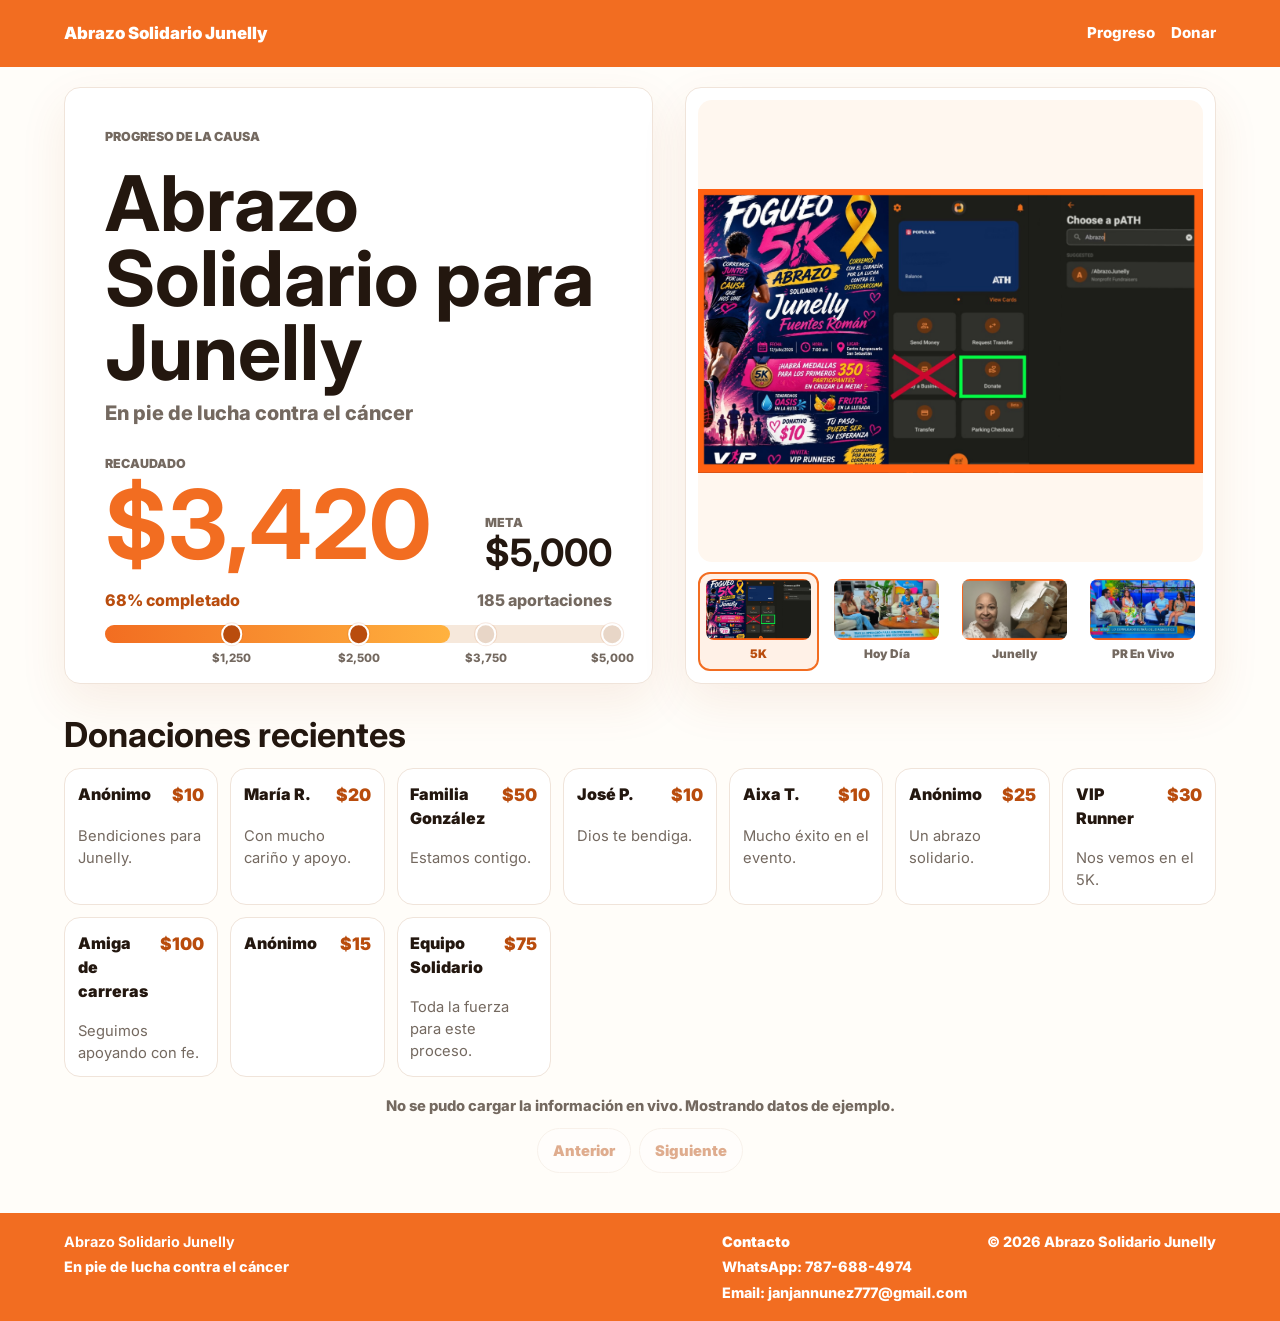
<file: index.html>
<!doctype html>
<html lang="es">
  <head>
    <meta charset="utf-8">
    <meta name="viewport" content="width=device-width, initial-scale=1">
    <meta
      name="description"
      content="Progreso público de recaudación para Abrazo Solidario para Junelly."
    >
    <title>Abrazo Solidario para Junelly</title>
    <link rel="preconnect" href="https://fonts.googleapis.com">
    <link rel="preconnect" href="https://fonts.gstatic.com" crossorigin>
    <link
      href="https://fonts.googleapis.com/css2?family=Inter:wght@400;500;600;700;800;900&display=swap"
      rel="stylesheet"
    >
    <link rel="stylesheet" href="src/styles.css">
  </head>
  <body>
    <header class="site-header">
      <a class="brand" href="index.html" aria-label="Inicio">
        <span>Abrazo Solidario Junelly</span>
      </a>
      <nav class="header-nav" aria-label="Navegación principal">
        <a href="index.html">Progreso</a>
        <a href="donar.html">Donar</a>
      </nav>
    </header>

    <main id="top">
      <section class="hero-grid" id="progreso">
        <article class="progress-card" aria-label="Progreso de recaudación">
          <p class="eyebrow">Progreso de la causa</p>
          <h1>Abrazo Solidario para Junelly</h1>
          <p class="hero-subtitle">En pie de lucha contra el cáncer</p>

          <div class="amount-row">
            <div>
              <span class="label">Recaudado</span>
              <strong id="raised-amount">$0</strong>
            </div>
            <div>
              <span class="label">Meta</span>
              <strong id="goal-amount">$0</strong>
            </div>
          </div>

          <div class="progress-meta">
            <span id="progress-percent">0%</span>
            <span id="donation-count">0 aportaciones</span>
          </div>

          <div class="progress-track" id="progress-track" aria-label="Barra de progreso">
            <div class="progress-fill" id="progress-fill"></div>
            <div class="milestones" id="milestones"></div>
          </div>
        </article>

        <section class="gallery-card" aria-label="Galería de la causa">
          <div class="media-frame" id="media-frame"></div>
          <div class="thumbnail-row" id="thumbnail-row"></div>
        </section>
      </section>

      <section class="donations-section" aria-label="Lista de donaciones">
        <div class="section-title">
          <h2>Donaciones recientes</h2>
        </div>
        <div class="donations-list" id="donations-list"></div>
        <div class="pagination-bar">
          <p id="pagination-summary">Mostrando aportaciones.</p>
          <div class="pagination-actions">
            <button class="pager-button" type="button" id="prev-page">Anterior</button>
            <button class="pager-button" type="button" id="next-page">Siguiente</button>
          </div>
        </div>
      </section>
    </main>

    <footer class="site-footer">
      <div>
        <strong>Abrazo Solidario Junelly</strong>
        <p>En pie de lucha contra el cáncer</p>
      </div>
      <address class="footer-contact">
        <span>Contacto</span>
        <a href="https://wa.me/17876884974">WhatsApp: 787-688-4974</a>
        <a href="mailto:janjannunez777@gmail.com">Email: janjannunez777@gmail.com</a>
      </address>
      <p class="copyright">© 2026 Abrazo Solidario Junelly</p>
    </footer>

    <script type="module" src="src/main.js"></script>
  </body>
</html>
</file>
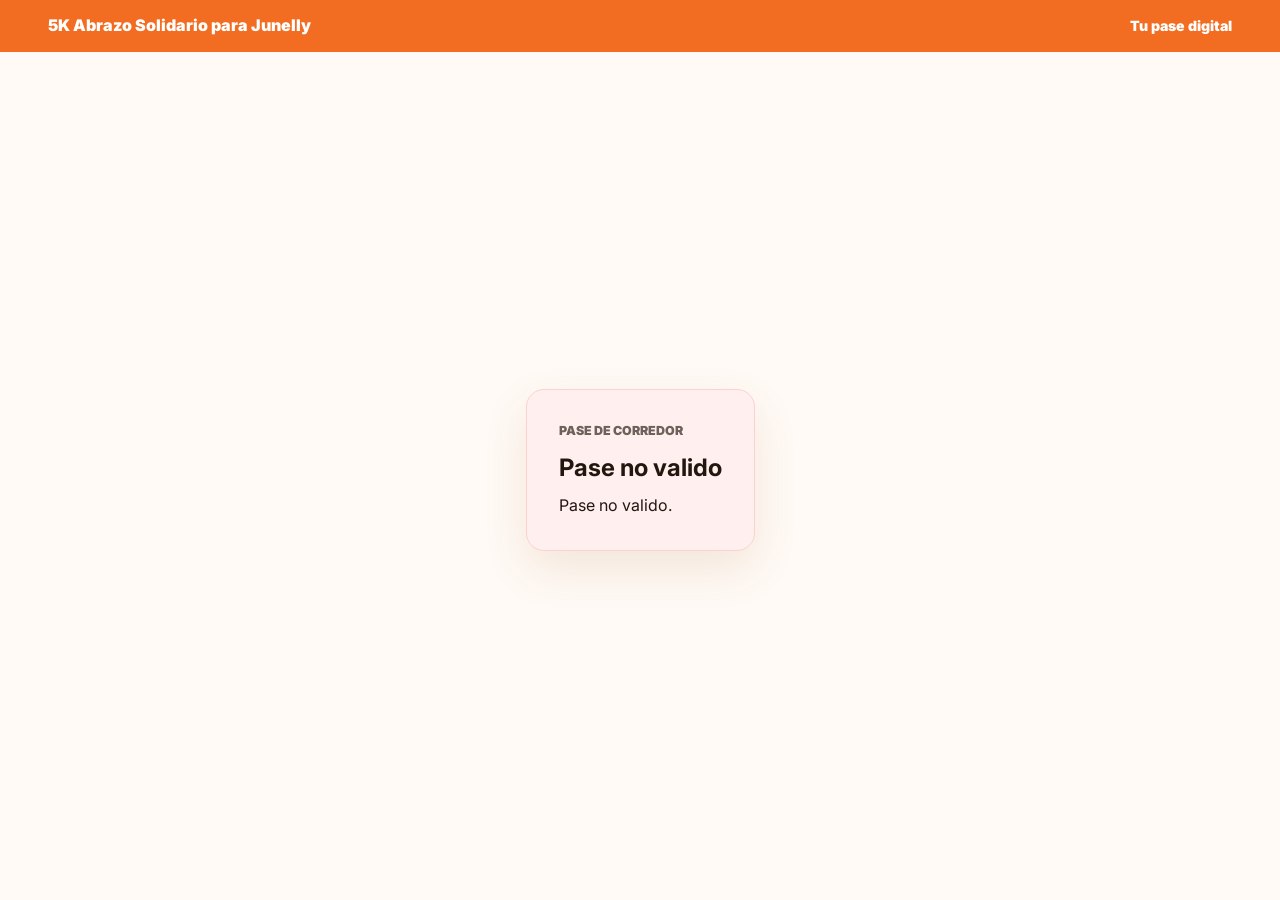
<file: p/index.html>
<!doctype html>
<html lang="es">
  <head>
    <meta charset="utf-8">
    <meta name="viewport" content="width=device-width, initial-scale=1">
    <meta name="referrer" content="no-referrer">
    <meta name="description" content="Pase digital de corredor para el 5K Abrazo Solidario para Junelly.">
    <title>Tu pase digital | 5K Abrazo Solidario para Junelly</title>
    <link rel="preconnect" href="https://fonts.googleapis.com">
    <link rel="preconnect" href="https://fonts.gstatic.com" crossorigin>
    <link
      href="https://fonts.googleapis.com/css2?family=Inter:wght@400;500;600;700;800;900&display=swap"
      rel="stylesheet"
    >
    <link rel="stylesheet" href="../src/pickup.css?v=20260709-2">
  </head>
  <body class="pickup-page public-pass-page">
    <header class="pickup-header">
      <a href="../index.html">5K Abrazo Solidario para Junelly</a>
      <span>Tu pase digital</span>
    </header>

    <main class="public-pass-shell">
      <section class="pass-card" id="pass-card" aria-live="polite">
        <p class="pickup-eyebrow">Pase de corredor</p>
        <h1>Verificando pase...</h1>
        <p>Un momento mientras validamos la informacion del pase.</p>
      </section>
    </main>

    <script type="module" src="../src/pickup-pass.js?v=20260709-2"></script>
  </body>
</html>
</file>
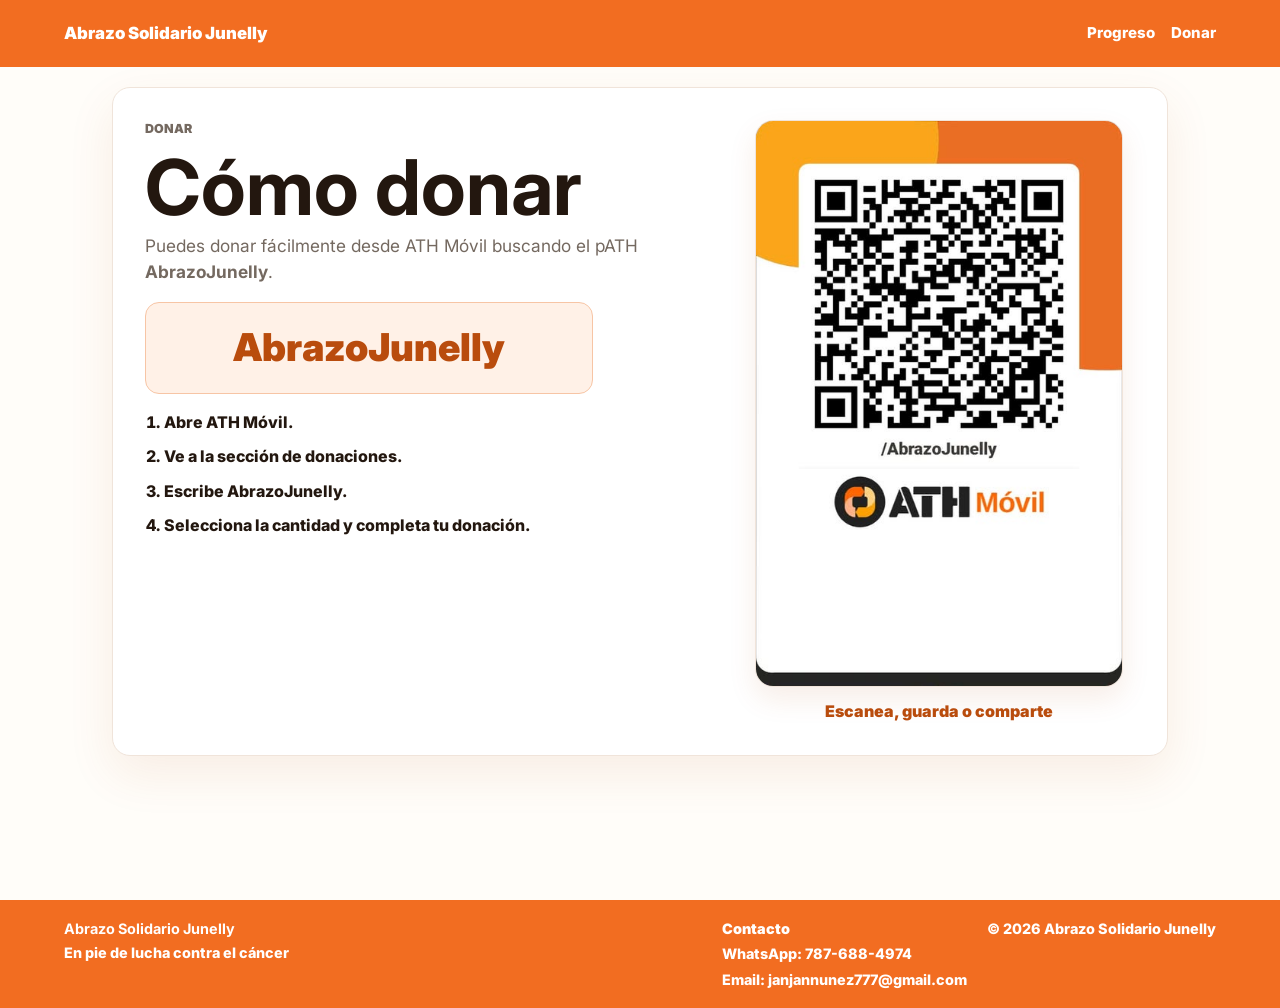
<file: donar.html>
<!doctype html>
<html lang="es">
  <head>
    <meta charset="utf-8">
    <meta name="viewport" content="width=device-width, initial-scale=1">
    <meta
      name="description"
      content="Instrucciones sencillas para donar a Abrazo Solidario Junelly."
    >
    <title>Cómo donar | Abrazo Solidario Junelly</title>
    <link rel="preconnect" href="https://fonts.googleapis.com">
    <link rel="preconnect" href="https://fonts.gstatic.com" crossorigin>
    <link
      href="https://fonts.googleapis.com/css2?family=Inter:wght@400;500;600;700;800;900&display=swap"
      rel="stylesheet"
    >
    <link rel="stylesheet" href="src/styles.css">
  </head>
  <body>
    <header class="site-header">
      <a class="brand" href="index.html" aria-label="Inicio">
        <span>Abrazo Solidario Junelly</span>
      </a>
      <nav class="header-nav" aria-label="Navegación principal">
        <a href="index.html">Progreso</a>
        <a href="donar.html">Donar</a>
      </nav>
    </header>

    <main class="donate-page">
      <section class="donate-card">
        <div class="donate-copy">
          <p class="eyebrow">Donar</p>
          <h1>Cómo donar</h1>
          <p class="donate-intro">
            Puedes donar fácilmente desde ATH Móvil buscando el pATH
            <strong>AbrazoJunelly</strong>.
          </p>

          <div class="path-copy-card">
            <span>AbrazoJunelly</span>
          </div>

          <ol class="donation-steps">
            <li>Abre ATH Móvil.</li>
            <li>Ve a la sección de donaciones.</li>
            <li>Escribe AbrazoJunelly.</li>
            <li>Selecciona la cantidad y completa tu donación.</li>
          </ol>
        </div>

        <figure class="qr-figure">
          <img src="assets/qr_donacion.jpg" alt="QR para donar a Abrazo Solidario Junelly">
          <figcaption>Escanea, guarda o comparte</figcaption>
        </figure>
      </section>
    </main>

    <footer class="site-footer">
      <div>
        <strong>Abrazo Solidario Junelly</strong>
        <p>En pie de lucha contra el cáncer</p>
      </div>
      <address class="footer-contact">
        <span>Contacto</span>
        <a href="https://wa.me/17876884974">WhatsApp: 787-688-4974</a>
        <a href="mailto:janjannunez777@gmail.com">Email: janjannunez777@gmail.com</a>
      </address>
      <p class="copyright">© 2026 Abrazo Solidario Junelly</p>
    </footer>
  </body>
</html>
</file>
<file: src/styles.css>
:root {
  --ink: #23170f;
  --muted: #746960;
  --surface: #ffffff;
  --page: #fffdf9;
  --orange: #f26d21;
  --orange-dark: #b94c0d;
  --orange-soft: #fff1e7;
  --gold: #ffb23f;
  --border: #f0e4da;
  --shadow: 0 18px 48px rgba(178, 82, 18, 0.09);
  --header-height: 4.2rem;
}

* {
  box-sizing: border-box;
}

html {
  scroll-behavior: smooth;
}

body {
  margin: 0;
  font-family: "Inter", system-ui, -apple-system, BlinkMacSystemFont, "Segoe UI", sans-serif;
  color: var(--ink);
  background: var(--page);
  line-height: 1.5;
}

a {
  color: inherit;
}

.site-header {
  position: sticky;
  top: 0;
  z-index: 10;
  display: flex;
  align-items: center;
  justify-content: space-between;
  gap: 1rem;
  min-height: var(--header-height);
  padding: 0.85rem clamp(1rem, 5vw, 4rem);
  color: #fff;
  background: var(--orange);
}

.brand,
.header-nav,
.site-footer,
.pagination-actions {
  display: flex;
  align-items: center;
}

.brand {
  font-weight: 900;
  text-decoration: none;
  font-size: 1.05rem;
}

.header-nav {
  gap: 1rem;
  color: #fff;
  font-size: 0.94rem;
  font-weight: 800;
}

.header-nav a,
.site-footer a {
  text-decoration: none;
}

main {
  padding: clamp(0.55rem, 2vw, 1.25rem) clamp(1rem, 5vw, 4rem) 2.5rem;
}

.hero-grid {
  display: grid;
  grid-template-columns: minmax(0, 1fr) minmax(20rem, 0.9fr);
  gap: clamp(1rem, 3vw, 2rem);
  align-items: stretch;
}

.progress-card,
.gallery-card,
.donation-item {
  border: 1px solid var(--border);
  border-radius: 16px;
  background: var(--surface);
  box-shadow: var(--shadow);
}

.progress-card {
  display: flex;
  flex-direction: column;
  justify-content: center;
  min-height: 32rem;
  padding: clamp(1.25rem, 4vw, 2.5rem);
}

.eyebrow,
.label,
.donation-date {
  color: var(--muted);
  font-size: 0.78rem;
  font-weight: 900;
  letter-spacing: 0;
  text-transform: uppercase;
}

h1,
h2,
p {
  margin-top: 0;
}

h1 {
  max-width: 13ch;
  margin: 0.5rem 0 0.45rem;
  font-size: clamp(2.35rem, 6vw, 4.8rem);
  line-height: 0.97;
  letter-spacing: 0;
}

.hero-subtitle {
  margin-bottom: 1.4rem;
  color: var(--muted);
  font-size: clamp(1.05rem, 2vw, 1.25rem);
  font-weight: 800;
}

h2 {
  margin-bottom: 0;
  font-size: clamp(1.55rem, 3vw, 2.15rem);
  line-height: 1.1;
  letter-spacing: 0;
}

.amount-row {
  display: grid;
  grid-template-columns: 1fr auto;
  gap: 1rem;
  align-items: end;
  margin-bottom: 1rem;
}

.amount-row strong {
  display: block;
  margin-top: 0.1rem;
  line-height: 1;
}

#raised-amount {
  color: var(--orange);
  font-size: clamp(3.2rem, 8vw, 6rem);
}

#goal-amount {
  color: var(--ink);
  font-size: clamp(1.65rem, 3vw, 2.35rem);
}

.progress-meta {
  display: flex;
  justify-content: space-between;
  gap: 1rem;
  margin-bottom: 0.8rem;
  color: var(--muted);
  font-weight: 800;
}

.progress-meta span:first-child {
  color: var(--orange-dark);
}

.progress-track {
  position: relative;
  height: 1.15rem;
  border-radius: 999px;
  background: #f6e8db;
}

.progress-fill {
  width: 0%;
  height: 100%;
  border-radius: inherit;
  background: linear-gradient(90deg, var(--orange), var(--gold));
  transition: width 700ms ease;
}

.milestones {
  position: absolute;
  inset: 0;
  pointer-events: none;
}

.milestone {
  position: absolute;
  top: 50%;
  display: grid;
  width: 1.35rem;
  height: 1.35rem;
  place-items: center;
  border: 2px solid #fff;
  border-radius: 999px;
  background: #e8d6c7;
  color: transparent;
  transform: translate(-50%, -50%);
  box-shadow: 0 0 0 1px rgba(185, 76, 13, 0.12);
}

.milestone.reached {
  background: var(--orange-dark);
}

.milestone::after {
  content: attr(data-label);
  position: absolute;
  top: calc(100% + 0.45rem);
  left: 50%;
  color: var(--muted);
  font-size: 0.72rem;
  font-weight: 800;
  transform: translateX(-50%);
}

.gallery-card {
  display: grid;
  grid-template-rows: 1fr auto;
  min-height: 32rem;
  padding: 0.75rem;
}

.media-frame {
  position: relative;
  display: grid;
  min-height: 24rem;
  place-items: center;
  overflow: hidden;
  border-radius: 14px;
  background: #fff7ef;
  transition: opacity 260ms ease;
}

.media-frame.is-fading {
  opacity: 0.38;
}

.media-frame img,
.media-frame video {
  display: block;
  width: 100%;
  height: 100%;
  max-height: 34rem;
  object-fit: contain;
}

.thumbnail-row {
  display: grid;
  grid-template-columns: repeat(4, minmax(0, 1fr));
  gap: 0.5rem;
  margin-top: 0.6rem;
}

.thumbnail {
  display: grid;
  gap: 0.35rem;
  min-height: 5.5rem;
  padding: 0.35rem;
  border: 2px solid transparent;
  border-radius: 12px;
  color: var(--muted);
  background: #fff;
  cursor: pointer;
  font: inherit;
  font-size: 0.74rem;
  font-weight: 900;
  transition:
    border-color 180ms ease,
    background 180ms ease,
    transform 180ms ease;
}

.thumbnail.active {
  color: var(--orange-dark);
  border-color: var(--orange);
  background: var(--orange-soft);
}

.thumbnail:hover {
  border-color: #f6c7a8;
  transform: translateY(-1px);
}

.thumbnail img {
  display: block;
  width: 100%;
  height: 3.8rem;
  border-radius: 8px;
  background: #fff7ef;
  object-fit: cover;
}

.donations-section {
  margin-top: clamp(1rem, 3vw, 2rem);
}

.section-title {
  margin-bottom: 0.9rem;
}

.donations-list {
  display: grid;
  grid-template-columns: repeat(4, minmax(0, 1fr));
  gap: 0.75rem;
}

.donation-item {
  display: grid;
  gap: 0.45rem;
  min-height: 8rem;
  align-content: start;
  padding: 0.8rem;
  box-shadow: none;
  transition:
    border-color 180ms ease,
    transform 180ms ease,
    box-shadow 180ms ease;
}

.donation-item:hover {
  border-color: #f6c7a8;
  box-shadow: 0 10px 28px rgba(178, 82, 18, 0.08);
  transform: translateY(-1px);
}

.donation-card-header {
  display: grid;
  grid-template-columns: minmax(0, 1fr) auto;
  gap: 0.75rem;
  align-items: start;
}

.donation-name {
  display: block;
  font-weight: 900;
  overflow-wrap: anywhere;
}

.donation-message {
  display: -webkit-box;
  overflow: hidden;
  margin: 0.15rem 0 0;
  color: var(--muted);
  font-size: 0.92rem;
  -webkit-box-orient: vertical;
  -webkit-line-clamp: 3;
}

.donation-amount {
  color: var(--orange-dark);
  font-size: 1.08rem;
  font-weight: 900;
  white-space: nowrap;
}

.pagination-bar {
  display: grid;
  justify-items: center;
  gap: 0.7rem;
  margin-top: 1.1rem;
  color: var(--muted);
  font-size: 0.92rem;
  font-weight: 800;
  text-align: center;
}

.pagination-bar p {
  margin: 0;
}

.pagination-actions {
  gap: 0.5rem;
}

.pager-button {
  min-height: 2.55rem;
  padding: 0.65rem 0.95rem;
  border: 1px solid var(--border);
  border-radius: 999px;
  color: var(--orange-dark);
  background: #fff;
  cursor: pointer;
  font: inherit;
  font-weight: 900;
}

.pager-button:disabled {
  cursor: not-allowed;
  opacity: 0.45;
}

.site-footer {
  display: grid;
  grid-template-columns: minmax(0, 1fr) auto auto;
  align-items: start;
  gap: 1.25rem;
  padding: 1.1rem clamp(1rem, 5vw, 4rem);
  color: #fff;
  background: var(--orange);
  font-size: 0.9rem;
  font-weight: 800;
}

.site-footer strong {
  display: block;
  margin-bottom: 0.2rem;
}

.site-footer p {
  margin: 0;
}

.footer-contact {
  display: grid;
  gap: 0.25rem;
  font-style: normal;
}

.footer-contact span {
  font-weight: 900;
}

.copyright {
  text-align: right;
}

.donate-page {
  display: grid;
  min-height: calc(100vh - var(--header-height));
  place-items: start center;
}

.donate-card {
  display: grid;
  grid-template-columns: minmax(0, 1fr) minmax(18rem, 0.7fr);
  gap: clamp(1rem, 4vw, 2.5rem);
  width: min(100%, 66rem);
  padding: clamp(1rem, 4vw, 2rem);
  border: 1px solid var(--border);
  border-radius: 18px;
  background: #fff;
  box-shadow: var(--shadow);
}

.donate-copy h1 {
  max-width: none;
}

.donate-intro {
  max-width: 34rem;
  color: var(--muted);
  font-size: 1.08rem;
}

.path-copy-card {
  display: grid;
  justify-items: center;
  max-width: 28rem;
  margin: 1rem 0;
  padding: 1rem;
  border: 1px solid #f7c5a5;
  border-radius: 14px;
  background: var(--orange-soft);
}

.path-copy-card span {
  color: var(--orange-dark);
  font-size: clamp(1.65rem, 5vw, 2.4rem);
  font-weight: 900;
}

.donation-steps {
  display: grid;
  gap: 0.65rem;
  margin: 1rem 0 0;
  padding-left: 1.2rem;
  color: var(--ink);
  font-weight: 800;
}

.qr-figure {
  display: grid;
  justify-items: center;
  gap: 0.75rem;
  margin: 0;
}

.qr-figure img {
  display: block;
  width: min(100%, 23rem);
  border: 1px solid var(--border);
  border-radius: 18px;
  background: #fff;
  box-shadow: 0 12px 28px rgba(178, 82, 18, 0.1);
}

.qr-figure figcaption {
  color: var(--orange-dark);
  font-weight: 900;
}

@media (min-width: 1280px) {
  .donations-list {
    grid-template-columns: repeat(7, minmax(0, 1fr));
    gap: 0.75rem;
  }

  .donation-item {
    min-height: 7.7rem;
  }
}

@media (max-width: 900px) {
  .hero-grid {
    grid-template-columns: 1fr;
  }

  .progress-card,
  .gallery-card {
    min-height: auto;
  }

  .donations-list {
    grid-template-columns: repeat(4, minmax(0, 1fr));
  }

  .donate-card {
    grid-template-columns: 1fr;
  }
}

@media (max-width: 620px) {
  .site-header {
    position: static;
    align-items: flex-start;
    flex-direction: column;
  }

  .brand span:last-child {
    max-width: 12rem;
  }

  main {
    padding-top: 0.8rem;
  }

  .amount-row,
  .pagination-bar,
  .site-footer {
    grid-template-columns: 1fr;
    align-items: stretch;
    flex-direction: column;
  }

  .progress-meta {
    align-items: flex-start;
    flex-direction: column;
  }

  .media-frame {
    min-height: 18rem;
  }

  .thumbnail-row {
    grid-template-columns: repeat(2, minmax(0, 1fr));
  }

  .donations-list {
    grid-template-columns: repeat(2, minmax(0, 1fr));
  }

  .pagination-actions {
    display: grid;
    grid-template-columns: repeat(2, minmax(0, 1fr));
  }

  .copyright {
    text-align: left;
  }
}

@media (max-width: 430px) {
  .donations-list {
    grid-template-columns: 1fr;
  }
}
</file>
<file: src/pickup.css>
:root {
  --pickup-ink: #21170f;
  --pickup-muted: #6c625a;
  --pickup-page: #fffaf5;
  --pickup-card: #ffffff;
  --pickup-orange: #f26d21;
  --pickup-orange-dark: #b94c0d;
  --pickup-orange-soft: #fff0e5;
  --pickup-blue: #1769e0;
  --pickup-blue-soft: #eaf2ff;
  --pickup-green: #12823b;
  --pickup-green-soft: #e8f8ee;
  --pickup-red: #c5221f;
  --pickup-red-soft: #fff0ef;
  --pickup-yellow: #aa6b00;
  --pickup-yellow-soft: #fff7df;
  --pickup-border: #efdccc;
  --pickup-shadow: 0 18px 46px rgba(146, 68, 12, 0.11);
}

* {
  box-sizing: border-box;
}

body.pickup-page {
  min-height: 100vh;
  margin: 0;
  color: var(--pickup-ink);
  background: var(--pickup-page);
  font-family: "Inter", system-ui, -apple-system, BlinkMacSystemFont, "Segoe UI", sans-serif;
  line-height: 1.45;
}

button,
input {
  font: inherit;
}

.pickup-header {
  display: flex;
  align-items: center;
  justify-content: space-between;
  gap: 1rem;
  padding: 0.9rem clamp(1rem, 5vw, 3rem);
  color: #fff;
  background: var(--pickup-orange);
  font-weight: 900;
}

.pickup-header a {
  color: inherit;
  text-decoration: none;
}

.pickup-header span {
  font-size: 0.88rem;
}

.pickup-shell,
.public-pass-shell {
  width: min(100%, 58rem);
  margin: 0 auto;
  padding: clamp(0.75rem, 3vw, 1.5rem);
}

.public-pass-shell {
  display: grid;
  min-height: calc(100vh - 4rem);
  place-items: center;
}

.pickup-card,
.scanner-card,
.notice-card,
.runner-card,
.pass-card,
.auth-card {
  border: 1px solid var(--pickup-border);
  border-radius: 18px;
  background: var(--pickup-card);
  box-shadow: var(--pickup-shadow);
}

.auth-card,
.pass-card {
  display: grid;
  gap: 0.9rem;
  padding: clamp(1.25rem, 5vw, 2rem);
}

.public-pass-card {
  width: min(100%, 34rem);
  background: #fff;
}

.auth-card h1,
.pass-card h1,
.notice-card h2,
.runner-card h2 {
  margin: 0;
  line-height: 1.05;
  letter-spacing: 0;
}

.auth-card p,
.pass-card p,
.notice-card p,
.runner-card p {
  margin: 0;
}

.pickup-eyebrow,
.pickup-status {
  margin: 0;
  color: var(--pickup-muted);
  font-size: 0.78rem;
  font-weight: 900;
  letter-spacing: 0;
  text-transform: uppercase;
}

.pickup-button {
  min-height: 3.3rem;
  padding: 0.85rem 1rem;
  border: 2px solid transparent;
  border-radius: 14px;
  cursor: pointer;
  font-weight: 900;
  text-align: center;
}

.pickup-button.primary {
  color: #fff;
  background: var(--pickup-orange);
}

.pickup-button.secondary {
  color: var(--pickup-orange-dark);
  border-color: #f7c5a5;
  background: var(--pickup-orange-soft);
}

.pickup-button.ghost {
  color: var(--pickup-orange-dark);
  border-color: var(--pickup-border);
  background: #fff;
}

.pickup-button.small {
  min-height: 2.5rem;
  padding: 0.45rem 0.75rem;
  border-radius: 999px;
  font-size: 0.85rem;
}

.pickup-button:disabled {
  cursor: not-allowed;
  opacity: 0.5;
}

.pickup-app {
  display: grid;
  gap: 0.8rem;
}

.operator-bar {
  display: flex;
  align-items: center;
  justify-content: space-between;
  gap: 0.75rem;
  padding: 0.75rem;
  border-radius: 16px;
  background: #fff;
  box-shadow: 0 8px 24px rgba(146, 68, 12, 0.08);
}

.operator-bar > div {
  display: grid;
  gap: 0.2rem;
}

.operator-bar strong {
  overflow-wrap: anywhere;
  font-size: 0.9rem;
}

.status-pill {
  width: fit-content;
  padding: 0.24rem 0.55rem;
  border-radius: 999px;
  color: var(--pickup-muted);
  background: #f7eee7;
  font-size: 0.74rem;
  font-weight: 900;
}

.status-pill[data-tone="ok"] {
  color: var(--pickup-green);
  background: var(--pickup-green-soft);
}

.status-pill[data-tone="busy"] {
  color: var(--pickup-blue);
  background: var(--pickup-blue-soft);
}

.status-pill[data-tone="error"] {
  color: var(--pickup-red);
  background: var(--pickup-red-soft);
}

.mock-banner,
.mock-inline {
  padding: 0.75rem;
  border: 2px solid var(--pickup-yellow);
  border-radius: 14px;
  color: var(--pickup-yellow);
  background: var(--pickup-yellow-soft);
  font-weight: 900;
  text-align: center;
}

.pickup-tabs {
  display: grid;
  grid-template-columns: repeat(2, minmax(0, 1fr));
  gap: 0.45rem;
  padding: 0.35rem;
  border: 1px solid var(--pickup-border);
  border-radius: 16px;
  background: #fff;
}

.tab-button {
  min-height: 3rem;
  border: 0;
  border-radius: 12px;
  color: var(--pickup-muted);
  background: transparent;
  cursor: pointer;
  font-weight: 900;
}

.tab-button.active {
  color: #fff;
  background: var(--pickup-orange);
}

.tab-panel {
  display: grid;
  gap: 0.8rem;
}

.scanner-card {
  display: grid;
  gap: 0.75rem;
  padding: 0.75rem;
}

.scanner-topline,
.scanner-actions {
  display: flex;
  align-items: center;
  justify-content: space-between;
  gap: 0.65rem;
}

#camera-status {
  color: var(--pickup-muted);
  font-weight: 900;
}

#camera-status[data-tone="ok"] {
  color: var(--pickup-green);
}

#camera-status[data-tone="busy"] {
  color: var(--pickup-blue);
}

#camera-status[data-tone="error"] {
  color: var(--pickup-red);
}

.qr-reader {
  min-height: 18rem;
  overflow: hidden;
  border: 2px dashed #f5b58d;
  border-radius: 16px;
  background: #21170f;
}

.qr-reader video {
  border-radius: 14px;
}

.manual-token-form,
.search-form {
  display: grid;
  gap: 0.5rem;
  padding: 0.9rem;
  border: 1px solid var(--pickup-border);
  border-radius: 16px;
  background: #fff;
}

.manual-token-form label,
.search-form label {
  color: var(--pickup-muted);
  font-weight: 900;
}

.manual-token-form > div {
  display: grid;
  grid-template-columns: minmax(0, 1fr) auto;
  gap: 0.5rem;
}

.manual-token-form input,
.search-form input {
  min-height: 3.2rem;
  width: 100%;
  border: 1px solid var(--pickup-border);
  border-radius: 12px;
  padding: 0.75rem;
}

.result-region,
.search-results {
  display: grid;
  gap: 0.75rem;
}

.notice-card,
.runner-card {
  display: grid;
  gap: 0.8rem;
  padding: 1rem;
}

.notice-card.valid,
.runner-card.valid,
.pass-card.valid {
  border-color: #bce8c9;
  background: var(--pickup-green-soft);
}

.notice-card.invalid,
.runner-card.invalid,
.pass-card.invalid,
.notice-card.error {
  border-color: #ffd0ce;
  background: var(--pickup-red-soft);
}

.notice-card.warning,
.runner-card.warning,
.pass-card.warning {
  border-color: #f8df99;
  background: var(--pickup-yellow-soft);
}

.notice-card.busy {
  border-color: #c9dcff;
  background: var(--pickup-blue-soft);
}

.runner-number,
.public-runner-number {
  display: block;
  color: var(--pickup-orange);
  font-size: clamp(4rem, 24vw, 8rem);
  font-weight: 900;
  line-height: 0.95;
}

.runner-name {
  font-size: clamp(1.55rem, 7vw, 3rem);
  text-transform: uppercase;
}

.pickup-pass-card {
  display: grid;
  gap: 0.9rem;
  padding: 1rem;
  border: 1px solid var(--pickup-border);
  border-radius: 18px;
  background: #fff;
  box-shadow: var(--pickup-shadow);
}

.pickup-pass-title {
  margin: 0;
  font-size: clamp(1.4rem, 6vw, 2.2rem);
}

.group-pickup-actions {
  display: grid;
  grid-template-columns: repeat(2, minmax(0, 1fr));
  gap: 0.55rem;
}

.admin-runner-list {
  display: grid;
  gap: 0.65rem;
}

.admin-runner-card {
  display: grid;
  grid-template-columns: auto minmax(0, 1fr);
  gap: 0.75rem;
  align-items: center;
  padding: 0.85rem;
  border: 2px solid var(--pickup-border);
  border-radius: 16px;
  background: #fff;
  cursor: pointer;
}

.admin-runner-card:has(.runner-select-checkbox:checked) {
  border-color: var(--pickup-orange);
  background: var(--pickup-orange-soft);
}

.admin-runner-card.picked-up {
  cursor: default;
  border-color: #f8df99;
  background: var(--pickup-yellow-soft);
}

.runner-select-checkbox {
  width: 1.65rem;
  height: 1.65rem;
  accent-color: var(--pickup-orange);
}

.runner-select-checkbox:disabled {
  opacity: 0.45;
}

.admin-runner-card-body {
  display: grid;
  gap: 0.2rem;
}

.admin-runner-number {
  color: var(--pickup-orange);
  font-size: clamp(2rem, 12vw, 3.8rem);
  font-weight: 900;
  line-height: 0.95;
}

.admin-runner-name {
  color: var(--pickup-ink);
  font-size: 1.1rem;
  font-weight: 900;
  overflow-wrap: anywhere;
}

.admin-runner-phone {
  color: var(--pickup-muted);
  font-weight: 800;
}

.admin-picked-up-status {
  width: fit-content;
  padding: 0.35rem 0.55rem;
  border-radius: 999px;
  color: var(--pickup-yellow);
  background: #fff;
  font-size: 0.82rem;
  font-weight: 900;
}

.public-pass-title {
  text-align: center;
}

.public-qr {
  display: grid;
  justify-items: center;
  padding: 0.85rem;
  border: 1px solid #ffd8be;
  border-radius: 20px;
  background: #fff;
}

.public-qr img {
  display: block;
  width: min(100%, 21rem);
  height: auto;
  aspect-ratio: 1;
  border-radius: 12px;
}

.public-qr-error {
  color: var(--pickup-red);
  font-weight: 900;
  text-align: center;
}

.public-pass-instruction {
  color: var(--pickup-muted);
  font-size: 1.02rem;
  font-weight: 900;
  text-align: center;
}

.public-runner-list {
  display: grid;
  gap: 0.75rem;
}

.public-runner-block {
  display: grid;
  gap: 0.35rem;
  padding: 1rem;
  border: 1px solid var(--pickup-border);
  border-radius: 16px;
  background: #fff;
}

.public-runner-block.picked-up {
  border-color: #f8df99;
  background: var(--pickup-yellow-soft);
}

.public-runner-block .public-runner-number {
  font-size: clamp(2.25rem, 12vw, 4rem);
}

.public-runner-name {
  margin: 0;
  font-size: clamp(1.25rem, 5vw, 2rem);
  line-height: 1.05;
}

.public-picked-up-status {
  width: fit-content;
  padding: 0.35rem 0.55rem;
  border-radius: 999px;
  color: var(--pickup-yellow);
  background: #fff;
  font-size: 0.9rem;
  font-weight: 900;
}

.public-pickup-logistics {
  display: grid;
  gap: 0.3rem;
  padding: 1rem;
  border: 1px solid #ffd8be;
  border-radius: 16px;
  background: var(--pickup-orange-soft);
}

.public-pickup-logistics h2,
.public-pickup-logistics p {
  margin: 0;
}

.public-pickup-logistics h2 {
  font-size: 1.15rem;
}

.public-pickup-logistics strong {
  color: var(--pickup-orange-dark);
}

.public-pickup-place {
  margin-top: 0.35rem !important;
  color: var(--pickup-ink);
  font-weight: 900;
}

.fundraising-link {
  display: block;
  min-height: 3.15rem;
  padding: 0.85rem 1rem;
  border: 2px solid #f7c5a5;
  border-radius: 14px;
  color: var(--pickup-orange-dark);
  background: #fff;
  font-weight: 900;
  text-align: center;
  text-decoration: none;
}

.runner-detail,
.public-code {
  color: var(--pickup-muted);
  font-size: 1.08rem;
  font-weight: 900;
}

.result-actions {
  display: grid;
  gap: 0.55rem;
}

.manual-results-list {
  display: grid;
  gap: 0.55rem;
}

.manual-result-item {
  display: grid;
  gap: 0.25rem;
  width: 100%;
  padding: 0.9rem;
  border: 1px solid var(--pickup-border);
  border-radius: 14px;
  color: var(--pickup-ink);
  background: #fff;
  cursor: pointer;
  text-align: left;
}

.manual-result-item strong {
  font-size: 1rem;
}

.manual-result-item span {
  color: var(--pickup-muted);
  font-weight: 800;
}

.confirm-overlay {
  position: fixed;
  inset: 0;
  z-index: 30;
  display: grid;
  place-items: end center;
  padding: 1rem;
  background: rgba(33, 23, 15, 0.55);
}

.confirm-dialog {
  display: grid;
  gap: 0.75rem;
  width: min(100%, 32rem);
  padding: 1rem;
  border-radius: 18px;
  background: #fff;
  box-shadow: var(--pickup-shadow);
}

.confirm-dialog h2,
.confirm-dialog p {
  margin: 0;
}

.toast-region {
  position: fixed;
  right: 1rem;
  bottom: 1rem;
  z-index: 40;
  max-width: min(22rem, calc(100vw - 2rem));
  padding: 0.9rem 1rem;
  border-radius: 14px;
  color: #fff;
  background: var(--pickup-green);
  font-weight: 900;
  opacity: 0;
  transform: translateY(1rem);
  transition:
    opacity 180ms ease,
    transform 180ms ease;
}

.toast-region.visible {
  opacity: 1;
  transform: translateY(0);
}

.pickup-spinner {
  width: 2rem;
  height: 2rem;
  border: 4px solid rgba(23, 105, 224, 0.18);
  border-top-color: var(--pickup-blue);
  border-radius: 999px;
  animation: pickup-spin 800ms linear infinite;
}

.is-hidden {
  display: none !important;
}

@keyframes pickup-spin {
  to {
    transform: rotate(360deg);
  }
}

@media (min-width: 760px) {
  .pickup-shell {
    padding-top: 1.5rem;
  }

  .result-actions,
  .scanner-actions {
    grid-template-columns: repeat(2, minmax(0, 1fr));
  }

  .scanner-actions {
    display: grid;
  }

  .confirm-overlay {
    place-items: center;
  }
}

@media (max-width: 520px) {
  .pickup-header {
    align-items: flex-start;
    flex-direction: column;
  }

  .operator-bar,
  .scanner-topline,
  .scanner-actions,
  .group-pickup-actions,
  .manual-token-form > div {
    align-items: stretch;
    flex-direction: column;
    grid-template-columns: 1fr;
  }

  .scanner-actions {
    display: grid;
  }

  .group-pickup-actions {
    grid-template-columns: 1fr;
  }
}
</file>
